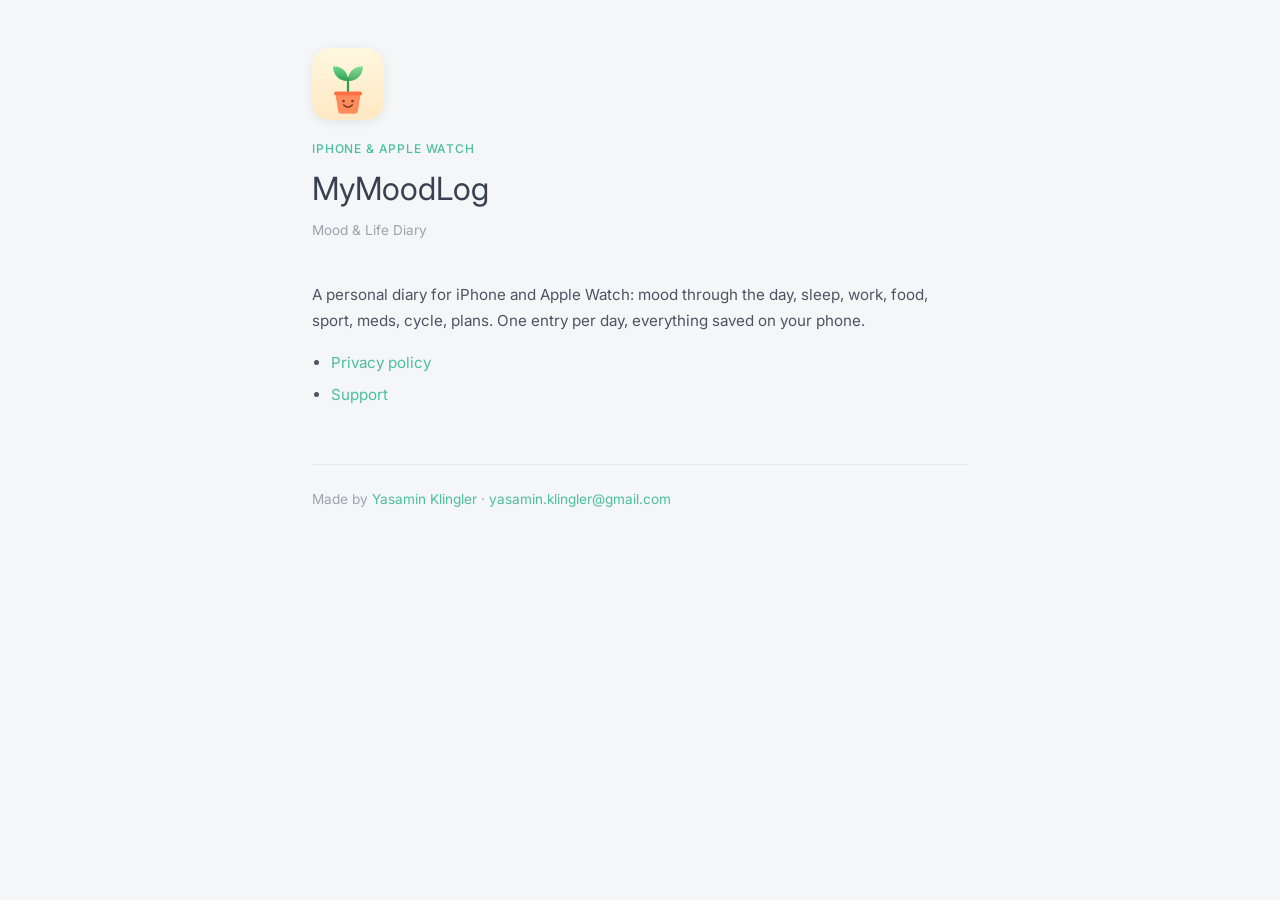
<file: index.html>
<!DOCTYPE html>
<html lang="en">
<head>
  <meta charset="UTF-8">
  <meta name="viewport" content="width=device-width, initial-scale=1.0">
  <title>MyMoodLog</title>
  <link rel="icon" type="image/png" href="icon.png">
  <link rel="apple-touch-icon" href="icon.png">
  <link rel="stylesheet" href="style.css">
  <link rel="preconnect" href="https://fonts.googleapis.com">
  <link rel="preconnect" href="https://fonts.gstatic.com" crossorigin>
  <link href="https://fonts.googleapis.com/css2?family=Inter:wght@300;400;500;600&display=swap" rel="stylesheet">
</head>
<body>
  <main class="app-page">
    <header>
      <img src="icon.png" alt="MyMoodLog icon" class="icon">
      <div class="eyebrow">iPhone &amp; Apple Watch</div>
      <h1>MyMoodLog</h1>
      <p class="meta">Mood &amp; Life Diary</p>
    </header>

    <p>A personal diary for iPhone and Apple Watch: mood through the day, sleep,
    work, food, sport, meds, cycle, plans. One entry per day, everything saved
    on your phone.</p>

    <ul>
      <li><a href="privacy.html">Privacy policy</a></li>
      <li><a href="support.html">Support</a></li>
    </ul>

    <footer>Made by <a href="https://yasamin-klingler.github.io/">Yasamin Klingler</a> · <a href="mailto:yasamin.klingler@gmail.com">yasamin.klingler@gmail.com</a></footer>
  </main>
</body>
</html>
</file>
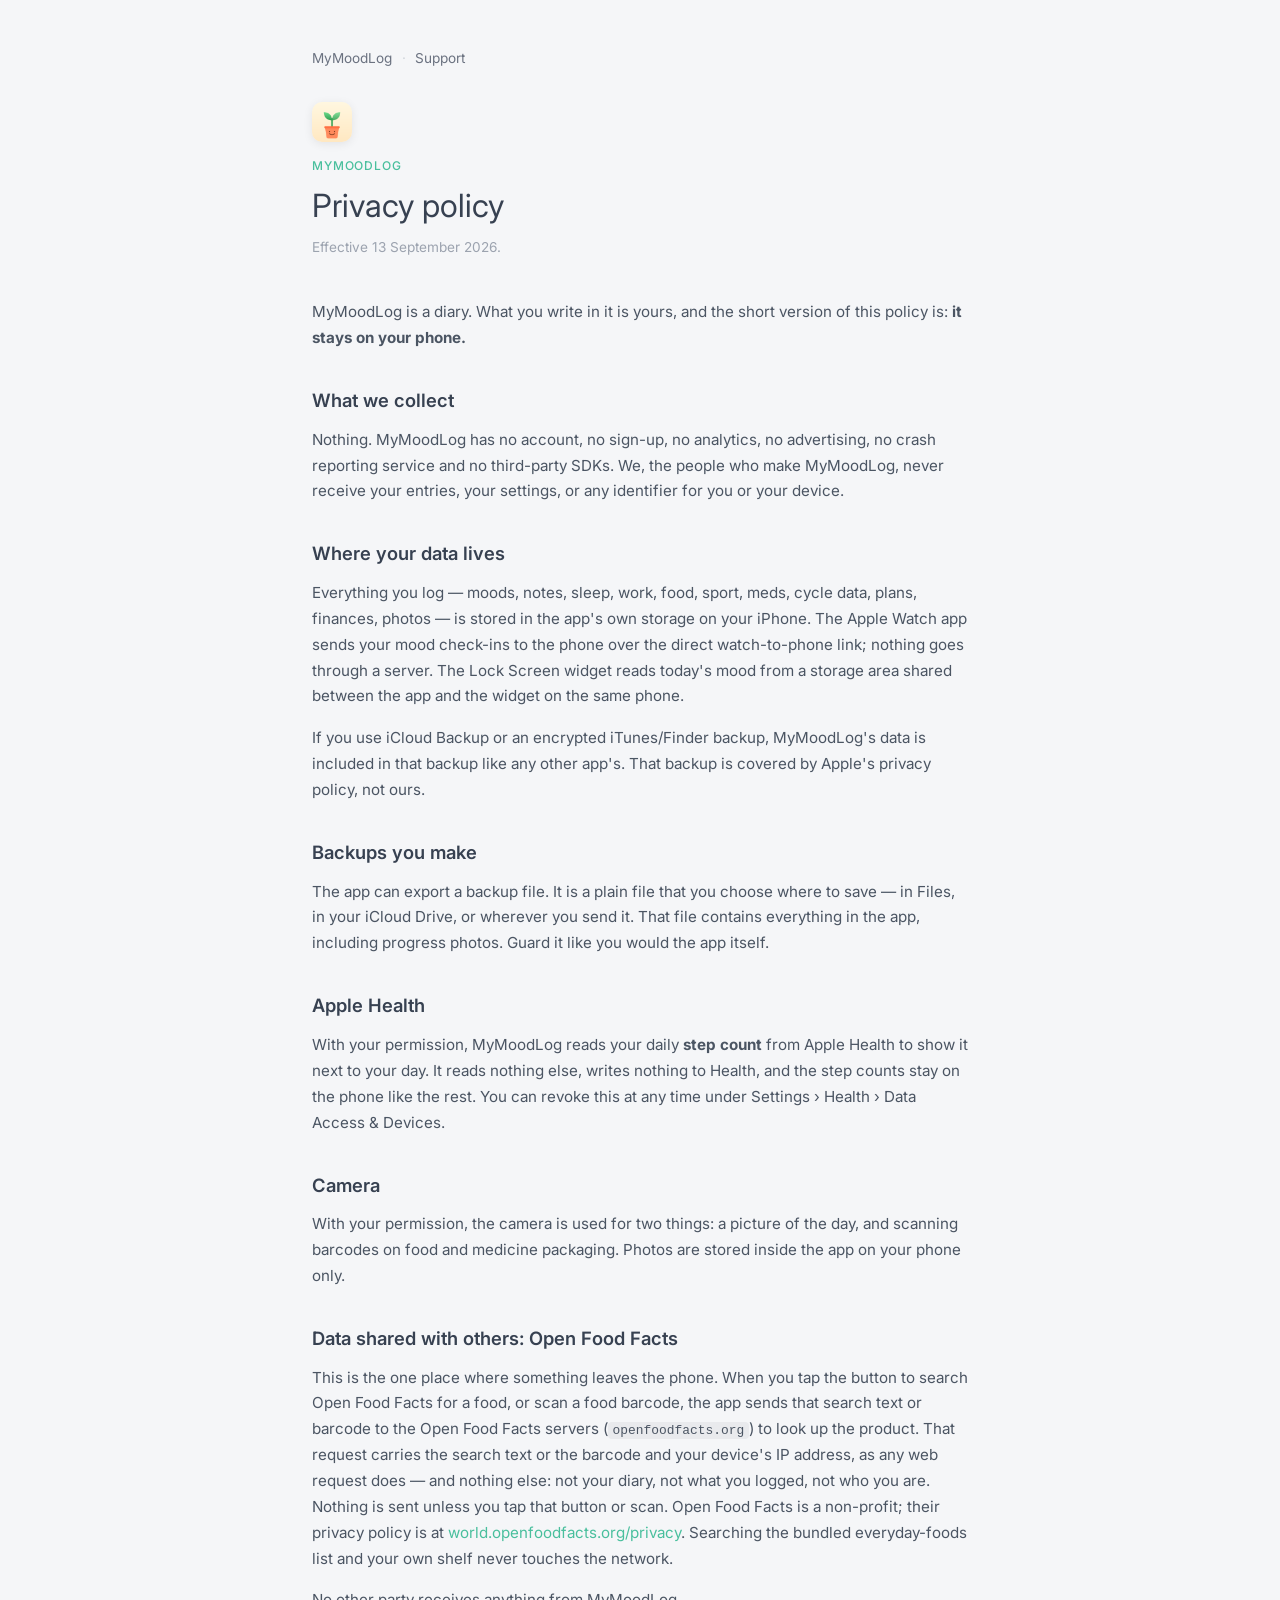
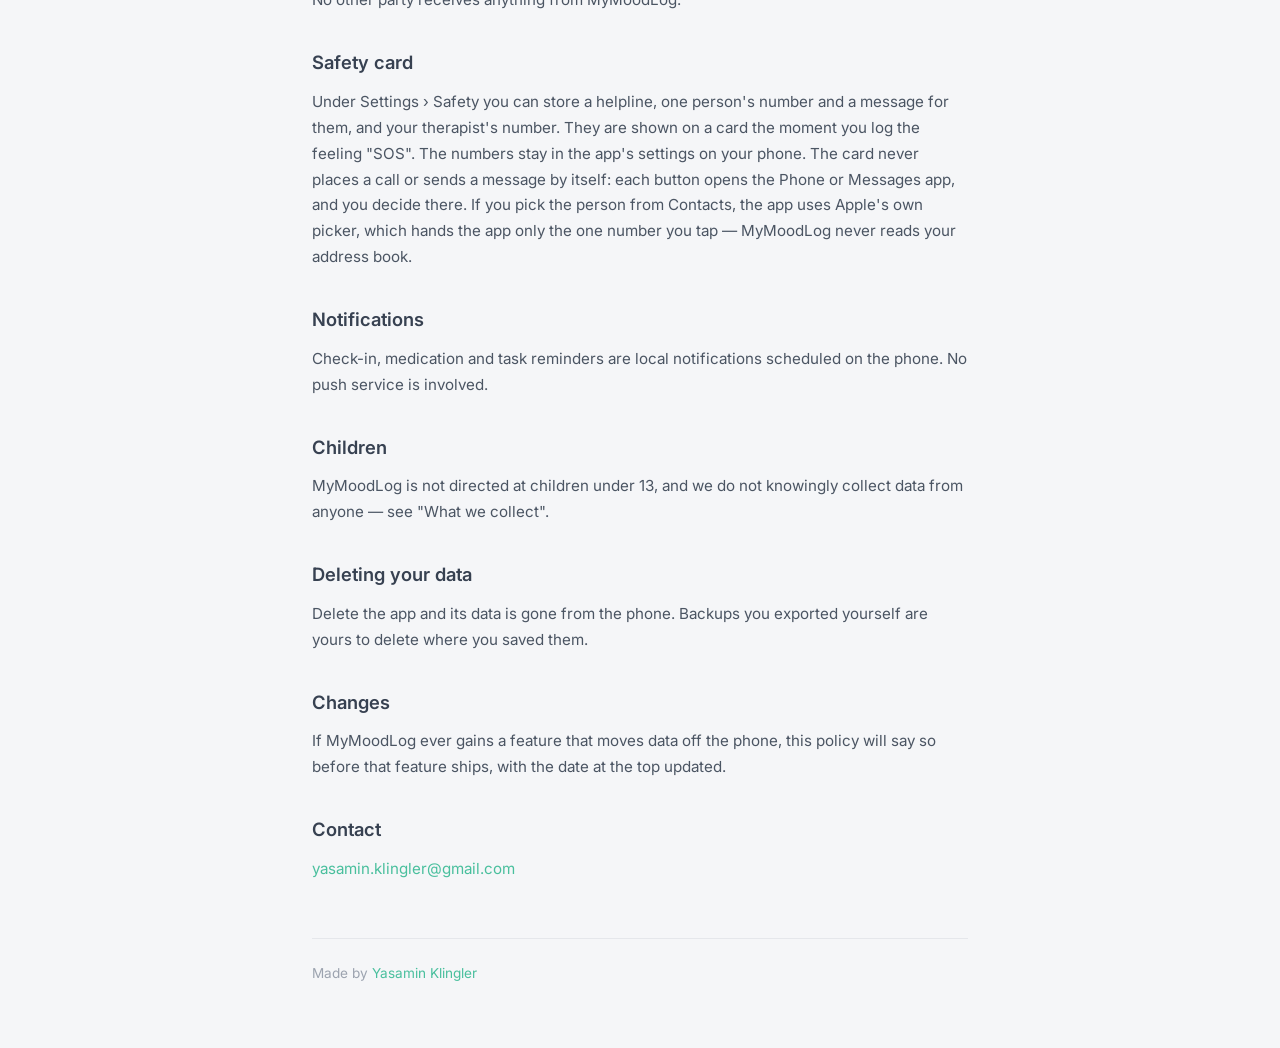
<file: privacy.html>
<!DOCTYPE html>
<html lang="en">
<head>
  <meta charset="UTF-8">
  <meta name="viewport" content="width=device-width, initial-scale=1.0">
  <title>MyMoodLog · Privacy policy</title>
  <link rel="icon" type="image/png" href="icon.png">
  <link rel="apple-touch-icon" href="icon.png">
  <link rel="stylesheet" href="style.css">
  <link rel="preconnect" href="https://fonts.googleapis.com">
  <link rel="preconnect" href="https://fonts.gstatic.com" crossorigin>
  <link href="https://fonts.googleapis.com/css2?family=Inter:wght@300;400;500;600&display=swap" rel="stylesheet">
</head>
<body>
  <main class="app-page">
    <nav><a href="index.html">MyMoodLog</a><a href="support.html">Support</a></nav>
    <header>
      <img src="icon.png" alt="MyMoodLog icon" class="icon icon-small">
      <div class="eyebrow">MyMoodLog</div>
      <h1>Privacy policy</h1>
      <p class="meta">Effective 13 September 2026.</p>
    </header>

    <p>MyMoodLog is a diary. What you write in it is yours, and the short version of
    this policy is: <strong>it stays on your phone.</strong></p>

    <h2>What we collect</h2>
    <p>Nothing. MyMoodLog has no account, no sign-up, no analytics, no advertising,
    no crash reporting service and no third-party SDKs. We, the people who
    make MyMoodLog, never receive your entries, your settings, or any
    identifier for you or your device.</p>

    <h2>Where your data lives</h2>
    <p>Everything you log — moods, notes, sleep, work, food, sport, meds, cycle
    data, plans, finances, photos — is stored in the app's own storage on your
    iPhone. The Apple Watch app sends your mood check-ins to the phone over
    the direct watch-to-phone link; nothing goes through a server. The Lock
    Screen widget reads today's mood from a storage area shared between the
    app and the widget on the same phone.</p>
    <p>If you use iCloud Backup or an encrypted iTunes/Finder backup, MyMoodLog's
    data is included in that backup like any other app's. That backup is
    covered by Apple's privacy policy, not ours.</p>

    <h2>Backups you make</h2>
    <p>The app can export a backup file. It is a plain file that you choose
    where to save — in Files, in your iCloud Drive, or wherever you send it.
    That file contains everything in the app, including progress photos.
    Guard it like you would the app itself.</p>

    <h2>Apple Health</h2>
    <p>With your permission, MyMoodLog reads your daily <strong>step count</strong> from Apple
    Health to show it next to your day. It reads nothing else, writes nothing
    to Health, and the step counts stay on the phone like the rest. You can
    revoke this at any time under Settings › Health › Data Access &amp; Devices.</p>

    <h2>Camera</h2>
    <p>With your permission, the camera is used for two things: a picture of the
    day, and scanning barcodes on food and medicine packaging. Photos are
    stored inside the app on your phone only.</p>

    <h2>Data shared with others: Open Food Facts</h2>
    <p>This is the one place where something leaves the phone. When you tap the
    button to search Open Food Facts for a food, or scan a food barcode, the
    app sends that search text or barcode to the Open Food Facts servers
    (<code>openfoodfacts.org</code>) to look up the product. That request carries the
    search text or the barcode and your device's IP address, as any web
    request does — and nothing else: not your diary, not what you logged, not
    who you are. Nothing is sent unless you tap that button or scan. Open
    Food Facts is a non-profit; their privacy policy is at
    <a href="https://world.openfoodfacts.org/privacy">world.openfoodfacts.org/privacy</a>. Searching the bundled
    everyday-foods list and your own shelf never touches the network.</p>
    <p>No other party receives anything from MyMoodLog.</p>

    <h2>Safety card</h2>
    <p>Under Settings › Safety you can store a helpline, one person's number and
    a message for them, and your therapist's number. They are shown on a card
    the moment you log the feeling "SOS". The
    numbers stay in the app's settings on your phone. The card never places a
    call or sends a message by itself: each button opens the Phone or Messages
    app, and you decide there. If you pick the person from Contacts, the app
    uses Apple's own picker, which hands the app only the one number you tap
    — MyMoodLog never reads your address book.</p>

    <h2>Notifications</h2>
    <p>Check-in, medication and task reminders are local notifications
    scheduled on the phone. No push service is involved.</p>

    <h2>Children</h2>
    <p>MyMoodLog is not directed at children under 13, and we do not knowingly
    collect data from anyone — see "What we collect".</p>

    <h2>Deleting your data</h2>
    <p>Delete the app and its data is gone from the phone. Backups you exported
    yourself are yours to delete where you saved them.</p>

    <h2>Changes</h2>
    <p>If MyMoodLog ever gains a feature that moves data off the phone, this policy
    will say so before that feature ships, with the date at the top updated.</p>

    <h2>Contact</h2>
    <p><a href="mailto:yasamin.klingler@gmail.com">yasamin.klingler@gmail.com</a></p>

    <footer>Made by <a href="https://yasamin-klingler.github.io/">Yasamin Klingler</a></footer>
  </main>
</body>
</html>
</file>
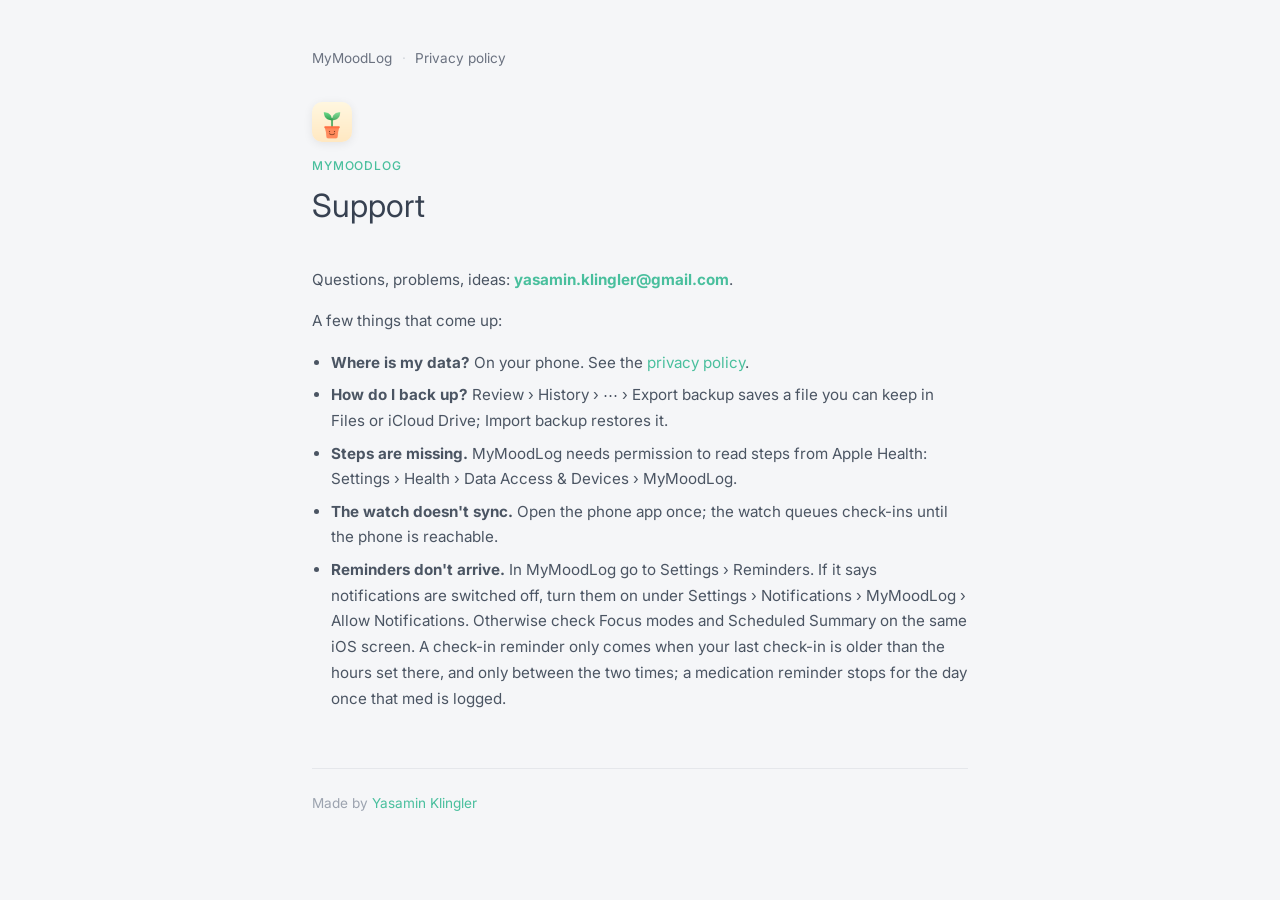
<file: support.html>
<!DOCTYPE html>
<html lang="en">
<head>
  <meta charset="UTF-8">
  <meta name="viewport" content="width=device-width, initial-scale=1.0">
  <title>MyMoodLog · Support</title>
  <link rel="icon" type="image/png" href="icon.png">
  <link rel="apple-touch-icon" href="icon.png">
  <link rel="stylesheet" href="style.css">
  <link rel="preconnect" href="https://fonts.googleapis.com">
  <link rel="preconnect" href="https://fonts.gstatic.com" crossorigin>
  <link href="https://fonts.googleapis.com/css2?family=Inter:wght@300;400;500;600&display=swap" rel="stylesheet">
</head>
<body>
  <main class="app-page">
    <nav><a href="index.html">MyMoodLog</a><a href="privacy.html">Privacy policy</a></nav>
    <header>
      <img src="icon.png" alt="MyMoodLog icon" class="icon icon-small">
      <div class="eyebrow">MyMoodLog</div>
      <h1>Support</h1>
    </header>

    <p>Questions, problems, ideas: <a href="mailto:yasamin.klingler@gmail.com"><strong>yasamin.klingler@gmail.com</strong></a>.</p>

    <p>A few things that come up:</p>

    <ul>
      <li><strong>Where is my data?</strong> On your phone. See the <a href="privacy.html">privacy policy</a>.</li>
      <li><strong>How do I back up?</strong> Review › History › ⋯ › Export backup saves a file
        you can keep in Files or iCloud Drive; Import backup restores it.</li>
      <li><strong>Steps are missing.</strong> MyMoodLog needs permission to read steps from Apple
        Health: Settings › Health › Data Access &amp; Devices › MyMoodLog.</li>
      <li><strong>The watch doesn't sync.</strong> Open the phone app once; the watch queues
        check-ins until the phone is reachable.</li>
      <li><strong>Reminders don't arrive.</strong> In MyMoodLog go to Settings › Reminders. If
        it says notifications are switched off, turn them on under Settings ›
        Notifications › MyMoodLog › Allow Notifications. Otherwise check Focus
        modes and Scheduled Summary on the same iOS screen. A check-in reminder
        only comes when your last check-in is older than the hours set there,
        and only between the two times; a medication reminder stops for the day
        once that med is logged.</li>
    </ul>

    <footer>Made by <a href="https://yasamin-klingler.github.io/">Yasamin Klingler</a></footer>
  </main>
</body>
</html>
</file>
<file: style.css>
/* MyMoodLog site. Base rules copied from the personal site's style.css,
   then the page styles that used to live in mymoodlog/app.css. */
:root {
  --bg-main: #f5f6f8;
  --text-main: #6b7280;
  --accent: #49bf9d;
}

* { box-sizing: border-box; margin: 0; padding: 0; }

body {
  font-family: 'Inter', -apple-system, BlinkMacSystemFont, "Segoe UI", Helvetica, Arial, sans-serif;
  line-height: 1.6;
  display: flex;
  flex-direction: column;
  min-height: 100vh;
  background-color: var(--bg-main);
  color: var(--text-main);
}

h2 { color: #374151; }

.app-page { max-width: 720px; margin: 0 auto; padding: 3rem 2rem 4rem; width: 100%; }
.app-page header { margin-bottom: 2.5rem; }
.app-page .eyebrow { font-size: 0.75rem; font-weight: 500; color: var(--accent); text-transform: uppercase; letter-spacing: 0.07em; margin-bottom: 0.6rem; }
.app-page h1 { color: #374151; font-size: 2rem; font-weight: 400; line-height: 1.3; margin-bottom: 0.6rem; }
.app-page h2 { font-size: 1.15rem; font-weight: 600; border: none; padding: 0; margin: 2.2rem 0 0.7rem; }
.app-page p, .app-page li { font-size: 0.95rem; line-height: 1.7; color: #4b5563; }
.app-page p { margin-bottom: 1rem; }
.app-page ul { padding-left: 1.2rem; margin-bottom: 1rem; }
.app-page li { margin-bottom: 0.4rem; }
.app-page a { color: var(--accent); text-decoration: none; }
.app-page a:hover { text-decoration: underline; }
.app-page code { font-family: ui-monospace, SFMono-Regular, Menlo, monospace; font-size: 0.85em; background: #e9eaed; padding: 0.1em 0.35em; border-radius: 4px; }
.app-page .meta { font-size: 0.85rem; color: #9ca3af; }
.app-page nav { font-size: 0.85rem; margin-bottom: 2rem; }
.app-page nav a { color: #6b7280; }
.app-page nav a + a::before { content: "·"; color: #d1d5db; margin: 0 0.6rem; }
.app-page footer { margin-top: 3.5rem; padding-top: 1.5rem; border-top: 1px solid #e5e7eb; font-size: 0.85rem; color: #9ca3af; }
@media (max-width: 768px) { .app-page { padding: 2rem 1.5rem 3rem; } }
.app-page .icon { width: 72px; height: 72px; border-radius: 18px; display: block; margin-bottom: 1.2rem; box-shadow: 0 2px 10px rgba(0,0,0,0.08); }
.app-page header .icon-small { width: 40px; height: 40px; border-radius: 10px; margin-bottom: 0.9rem; }
</file>
